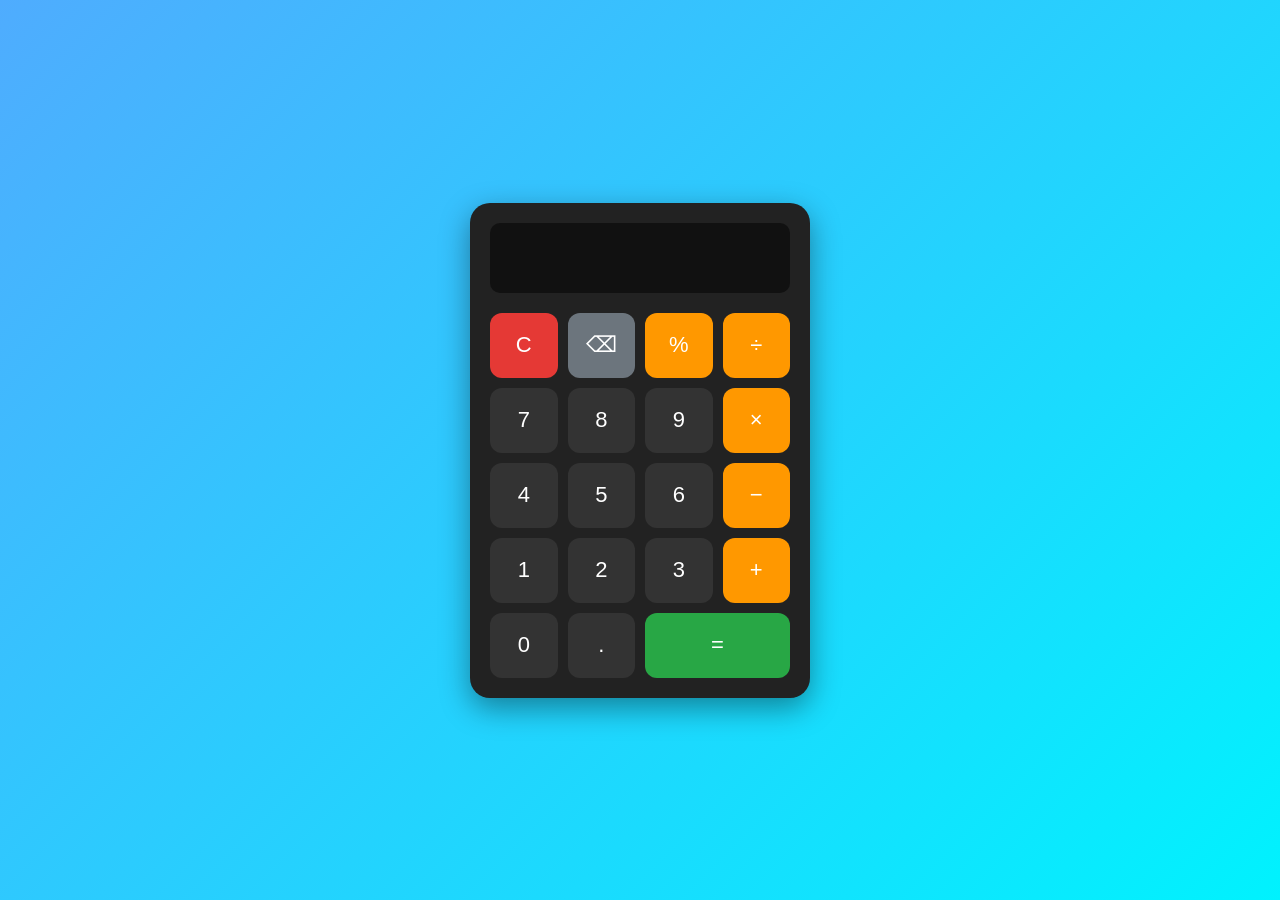
<file: CodeAlpha_Calculator.html>
<!DOCTYPE html>
<html lang="en">
<head>
<meta charset="UTF-8">
<meta name="viewport" content="width=device-width, initial-scale=1.0">
<title>Modern Calculator</title>

<style>
*{
margin:0;
padding:0;
box-sizing:border-box;
font-family:Arial,sans-serif;
}

body{
display:flex;
justify-content:center;
align-items:center;
height:100vh;
background:linear-gradient(135deg,#4facfe,#00f2fe);
}

.calculator{
background:#222;
padding:20px;
border-radius:20px;
box-shadow:0 10px 30px rgba(0,0,0,.4);
width:340px;
}

#display{
width:100%;
height:70px;
font-size:30px;
text-align:right;
padding:15px;
border:none;
border-radius:10px;
margin-bottom:20px;
background:#111;
color:#fff;
outline:none;
}

.buttons{
display:grid;
grid-template-columns:repeat(4,1fr);
gap:10px;
}

button{
height:65px;
font-size:22px;
border:none;
border-radius:12px;
cursor:pointer;
transition:.3s;
background:#333;
color:white;
}

button:hover{
transform:scale(1.05);
background:#555;
}

.operator{
background:#ff9800;
}

.operator:hover{
background:#ffb74d;
}

.equal{
grid-column:span 2;
background:#28a745;
}

.equal:hover{
background:#34d058;
}

.clear{
background:#e53935;
}

.clear:hover{
background:#ef5350;
}

.delete{
background:#6c757d;
}

.delete:hover{
background:#8a8f94;
}

@media(max-width:400px){
.calculator{
width:95%;
}
button{
height:60px;
font-size:20px;
}
}
</style>

</head>
<body>

<div class="calculator">

<input type="text" id="display" readonly>

<div class="buttons">

<button class="clear" onclick="clearDisplay()">C</button>
<button class="delete" onclick="deleteLast()">⌫</button>
<button class="operator" onclick="append('%')">%</button>
<button class="operator" onclick="append('/')">÷</button>

<button onclick="append('7')">7</button>
<button onclick="append('8')">8</button>
<button onclick="append('9')">9</button>
<button class="operator" onclick="append('*')">×</button>

<button onclick="append('4')">4</button>
<button onclick="append('5')">5</button>
<button onclick="append('6')">6</button>
<button class="operator" onclick="append('-')">−</button>

<button onclick="append('1')">1</button>
<button onclick="append('2')">2</button>
<button onclick="append('3')">3</button>
<button class="operator" onclick="append('+')">+</button>

<button onclick="append('0')">0</button>
<button onclick="append('.')">.</button>
<button class="equal" onclick="calculate()">=</button>

</div>

</div>

<script>

const display=document.getElementById("display");

function append(value){
display.value+=value;
}

function clearDisplay(){
display.value="";
}

function deleteLast(){
display.value=display.value.slice(0,-1);
}

function calculate(){

try{

display.value=eval(display.value);

}

catch{

display.value="Error";

}

}

// Keyboard Support

document.addEventListener("keydown",function(e){

if((e.key>='0' && e.key<='9') || ['+','-','*','/','.','%'].includes(e.key)){
append(e.key);
}

else if(e.key==="Enter"){
e.preventDefault();
calculate();
}

else if(e.key==="Backspace"){
deleteLast();
}

else if(e.key==="Escape"){
clearDisplay();
}

});

</script>

</body>
</html>
</file>
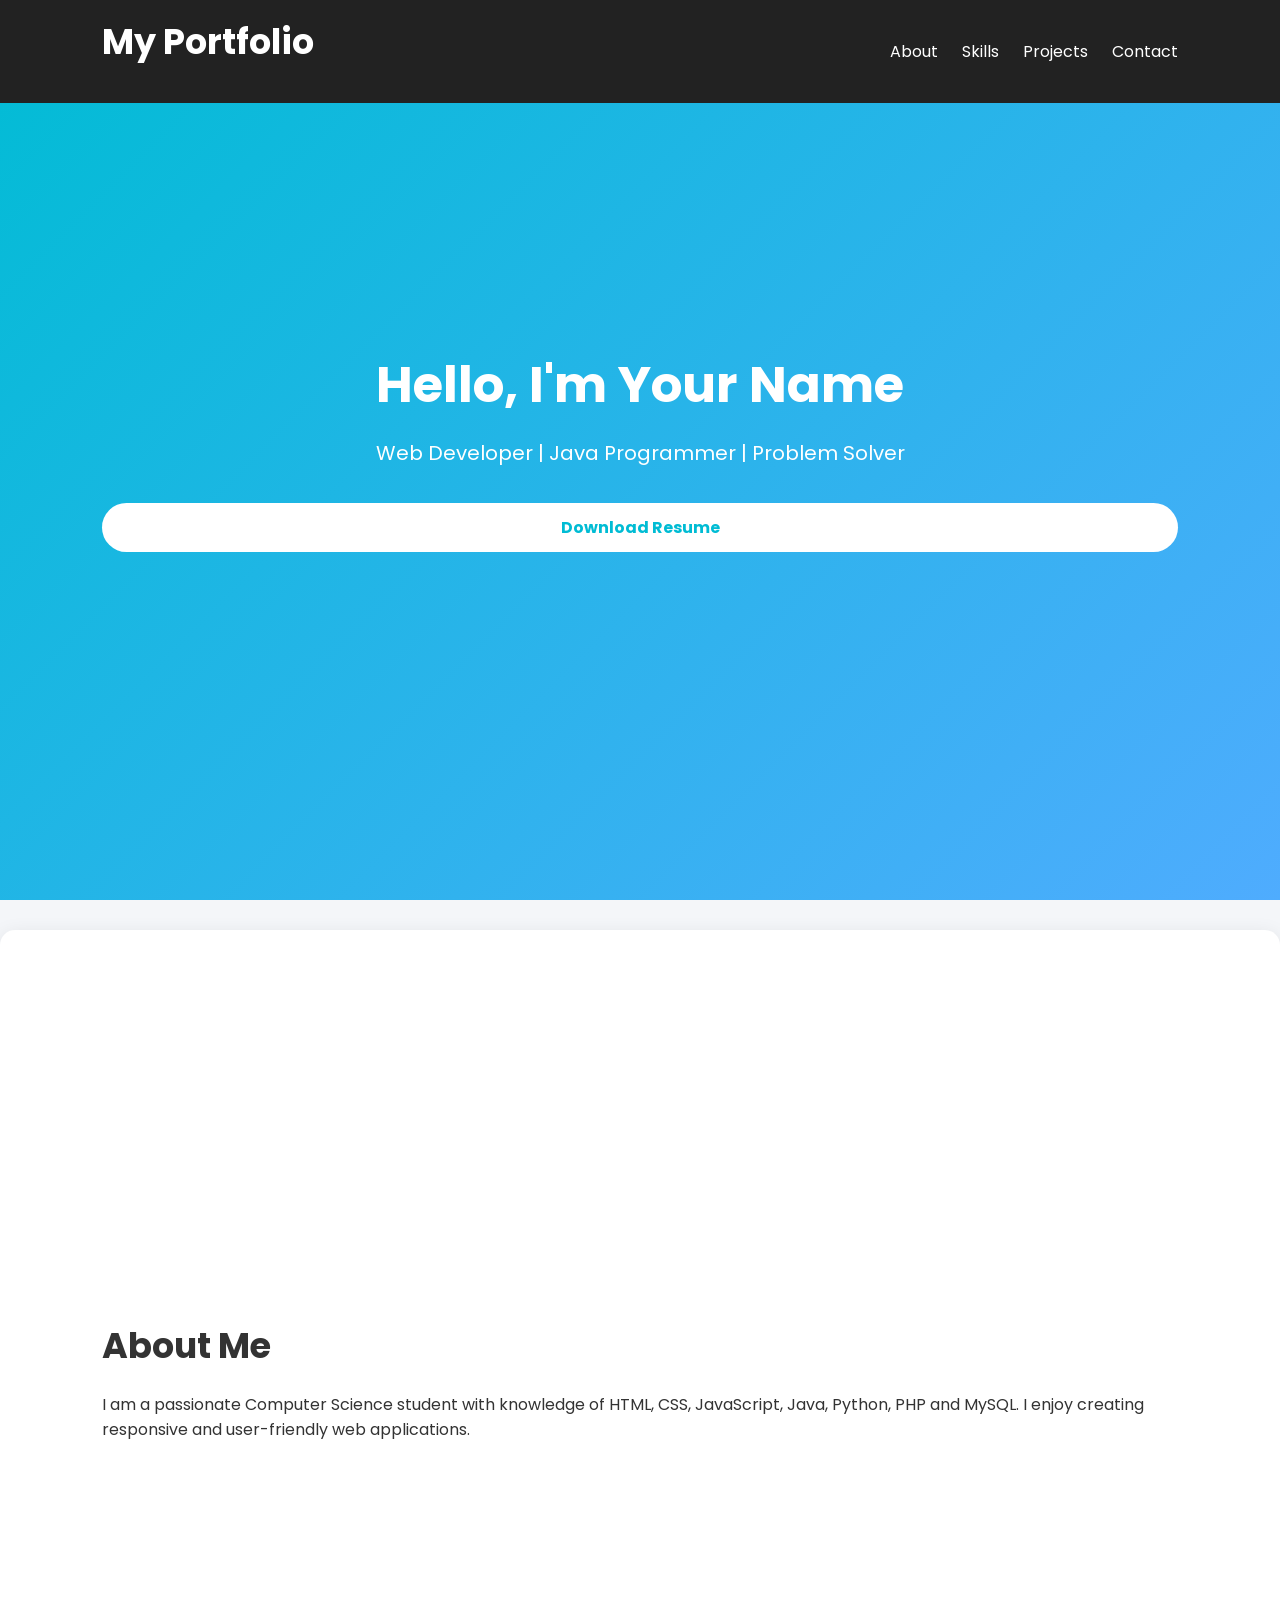
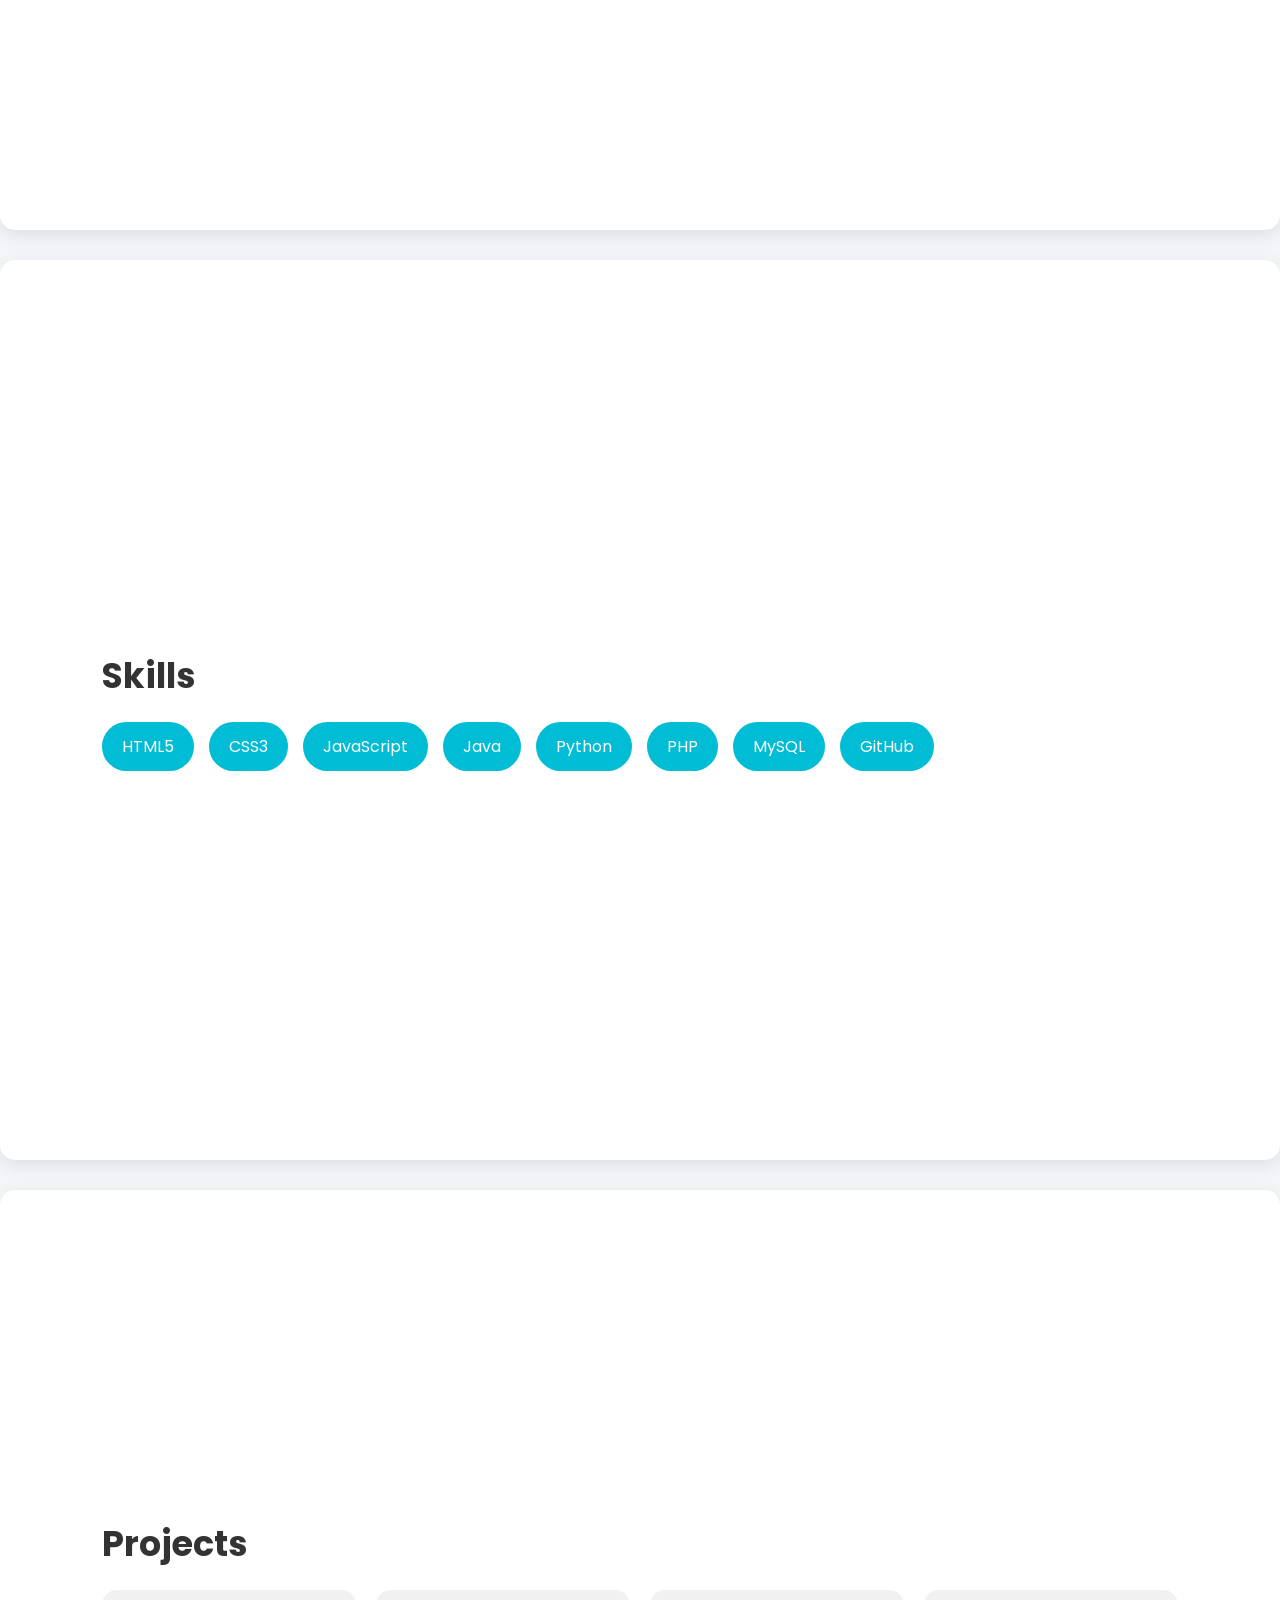
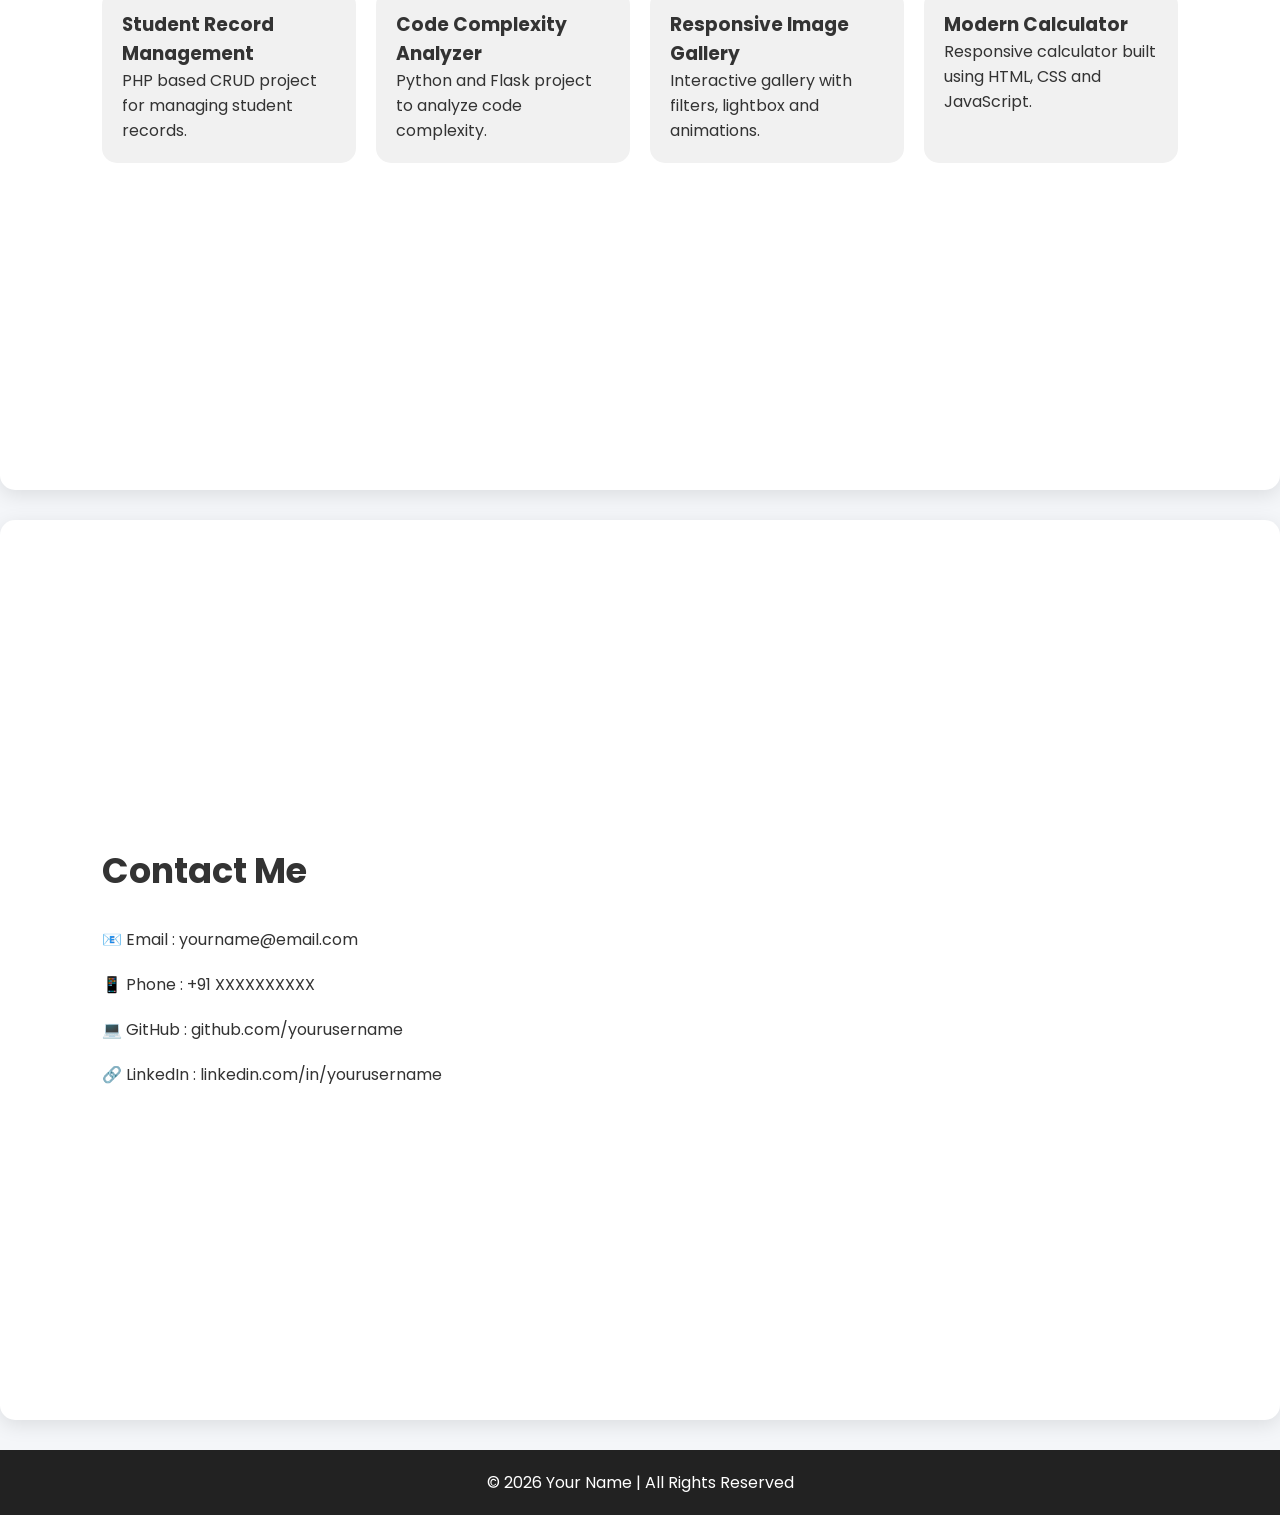
<file: CodeAlpha_Portfolio.html>
<!DOCTYPE html>
<html lang="en">
<head>
<meta charset="UTF-8">
<meta name="viewport" content="width=device-width, initial-scale=1.0">
<title>My Portfolio</title>

<link href="https://fonts.googleapis.com/css2?family=Poppins:wght@300;400;600;700&display=swap" rel="stylesheet">

<style>

*{
margin:0;
padding:0;
box-sizing:border-box;
font-family:'Poppins',sans-serif;
scroll-behavior:smooth;
}

body{
background:#f4f6f9;
color:#333;
}

header{
position:fixed;
top:0;
left:0;
width:100%;
background:#222;
padding:15px 8%;
display:flex;
justify-content:space-between;
align-items:center;
z-index:1000;
}

header h2{
color:#fff;
}

nav a{
color:#fff;
text-decoration:none;
margin-left:20px;
transition:.3s;
}

nav a:hover{
color:#00bcd4;
}

section{
padding:100px 8%;
min-height:100vh;
display:flex;
justify-content:center;
flex-direction:column;
animation:fade 1s;
}

.hero{
background:linear-gradient(135deg,#00bcd4,#4facfe);
color:#fff;
text-align:center;
}

.hero h1{
font-size:50px;
}

.hero p{
font-size:20px;
margin:15px 0;
}

.btn{
display:inline-block;
margin-top:20px;
padding:12px 30px;
background:#fff;
color:#00bcd4;
text-decoration:none;
border-radius:30px;
font-weight:bold;
transition:.3s;
}

.btn:hover{
transform:translateY(-4px);
background:#222;
color:#fff;
}

.about,.skills,.projects,.contact{
background:#fff;
margin:30px auto;
border-radius:15px;
box-shadow:0 5px 20px rgba(0,0,0,.1);
}

h2{
margin-bottom:20px;
font-size:35px;
}

.skills-list{
display:flex;
flex-wrap:wrap;
gap:15px;
}

.skill{
background:#00bcd4;
color:#fff;
padding:12px 20px;
border-radius:30px;
transition:.3s;
}

.skill:hover{
transform:scale(1.1);
}

.project-container{
display:grid;
grid-template-columns:repeat(auto-fit,minmax(250px,1fr));
gap:20px;
}

.project{
background:#f1f1f1;
padding:20px;
border-radius:15px;
transition:.3s;
}

.project:hover{
transform:translateY(-10px);
box-shadow:0 10px 20px rgba(0,0,0,.2);
}

.contact p{
margin:10px 0;
}

footer{
background:#222;
color:#fff;
text-align:center;
padding:20px;
}

@keyframes fade{
from{
opacity:0;
transform:translateY(30px);
}
to{
opacity:1;
transform:translateY(0);
}
}

@media(max-width:768px){

header{
flex-direction:column;
}

nav{
margin-top:10px;
}

.hero h1{
font-size:35px;
}

}

</style>

</head>

<body>

<header>

<h2>My Portfolio</h2>

<nav>

<a href="#about">About</a>

<a href="#skills">Skills</a>

<a href="#projects">Projects</a>

<a href="#contact">Contact</a>

</nav>

</header>

<section class="hero">

<h1>Hello, I'm Your Name</h1>

<p>Web Developer | Java Programmer | Problem Solver</p>

<a href="#" class="btn">Download Resume</a>

</section>

<section id="about" class="about">

<h2>About Me</h2>

<p>

I am a passionate Computer Science student with knowledge of HTML, CSS,
JavaScript, Java, Python, PHP and MySQL.
I enjoy creating responsive and user-friendly web applications.

</p>

</section>

<section id="skills" class="skills">

<h2>Skills</h2>

<div class="skills-list">

<div class="skill">HTML5</div>

<div class="skill">CSS3</div>

<div class="skill">JavaScript</div>

<div class="skill">Java</div>

<div class="skill">Python</div>

<div class="skill">PHP</div>

<div class="skill">MySQL</div>

<div class="skill">GitHub</div>

</div>

</section>

<section id="projects" class="projects">

<h2>Projects</h2>

<div class="project-container">

<div class="project">

<h3>Student Record Management</h3>

<p>PHP based CRUD project for managing student records.</p>

</div>

<div class="project">

<h3>Code Complexity Analyzer</h3>

<p>Python and Flask project to analyze code complexity.</p>

</div>

<div class="project">

<h3>Responsive Image Gallery</h3>

<p>Interactive gallery with filters, lightbox and animations.</p>

</div>

<div class="project">

<h3>Modern Calculator</h3>

<p>Responsive calculator built using HTML, CSS and JavaScript.</p>

</div>

</div>

</section>

<section id="contact" class="contact">

<h2>Contact Me</h2>

<p>📧 Email : yourname@email.com</p>

<p>📱 Phone : +91 XXXXXXXXXX</p>

<p>💻 GitHub : github.com/yourusername</p>

<p>🔗 LinkedIn : linkedin.com/in/yourusername</p>

</section>

<footer>

© 2026 Your Name | All Rights Reserved

</footer>

<script>

const sections=document.querySelectorAll("section");

const observer=new IntersectionObserver(entries=>{

entries.forEach(entry=>{

if(entry.isIntersecting){

entry.target.style.opacity=1;
entry.target.style.transform="translateY(0)";

}

});

});

sections.forEach(section=>{

section.style.opacity=0;
section.style.transform="translateY(50px)";
section.style.transition="1s";

observer.observe(section);

});

</script>

</body>
</html>
</file>
